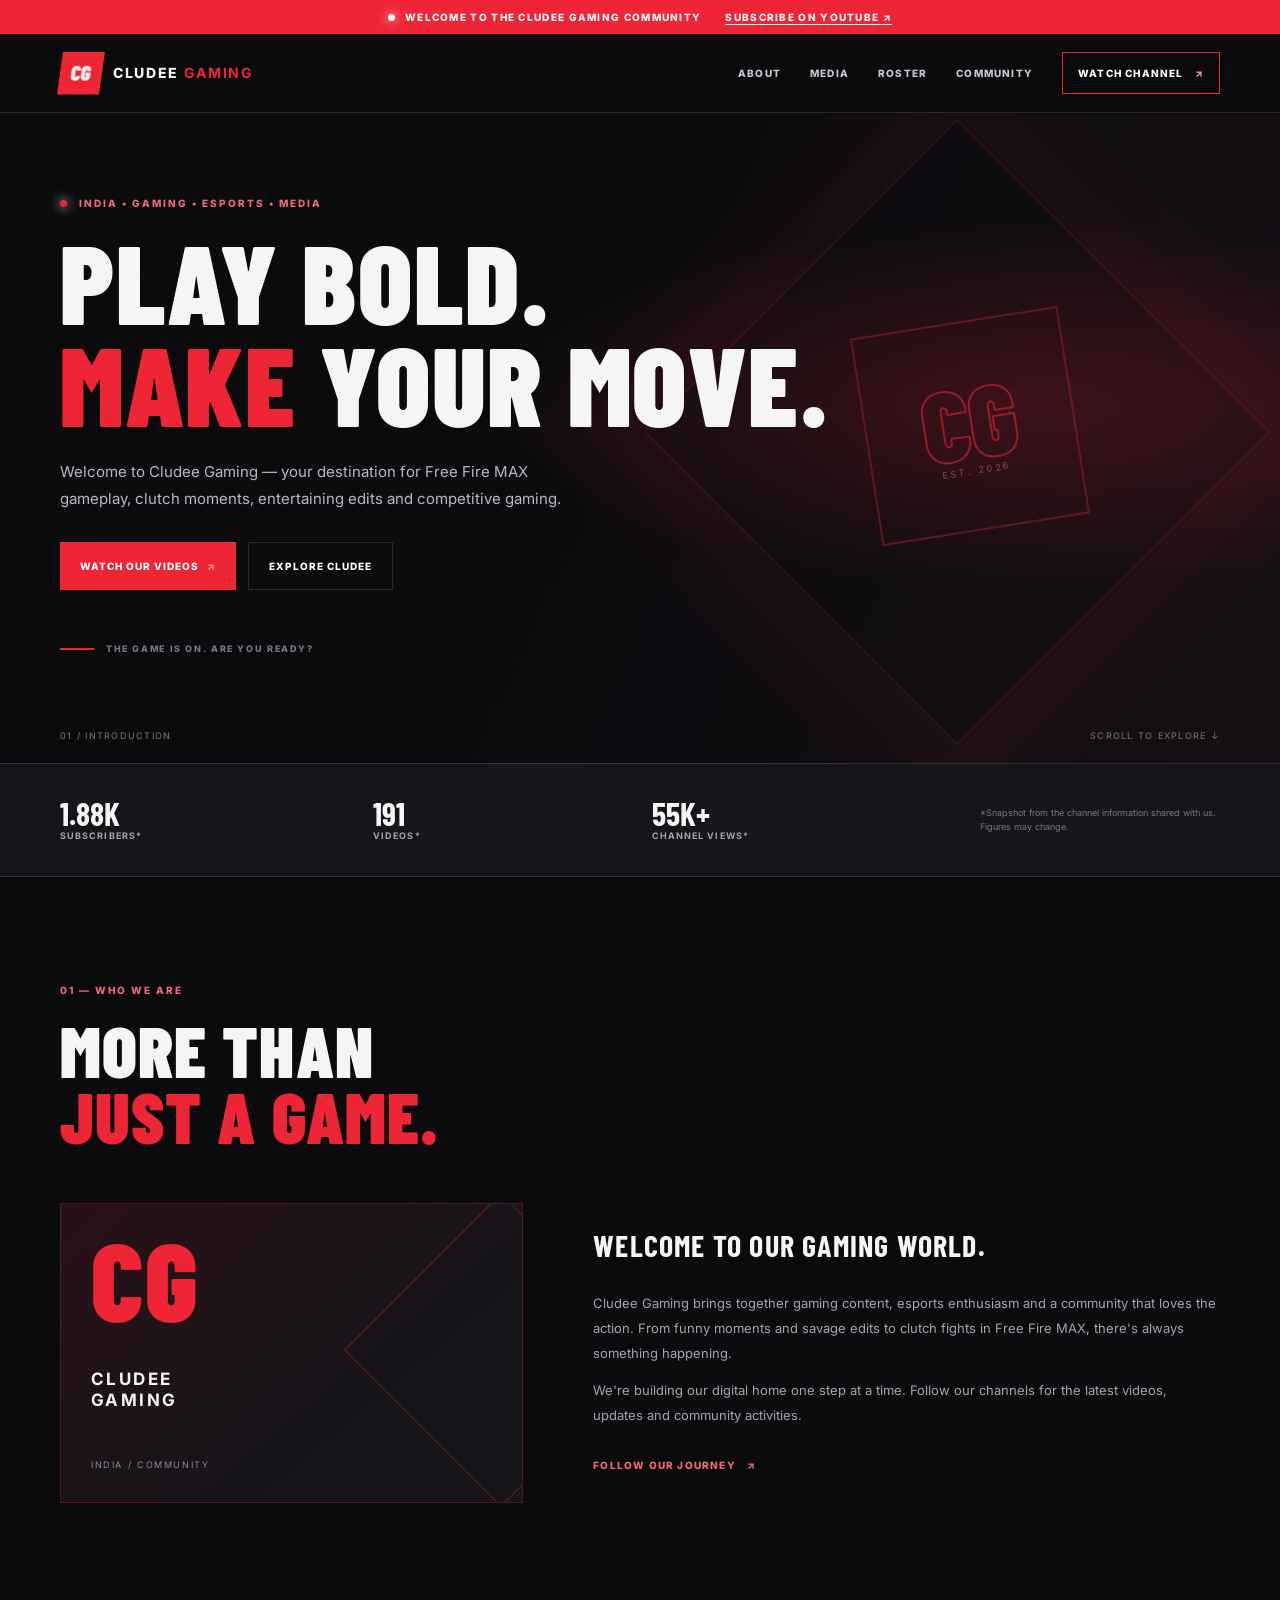
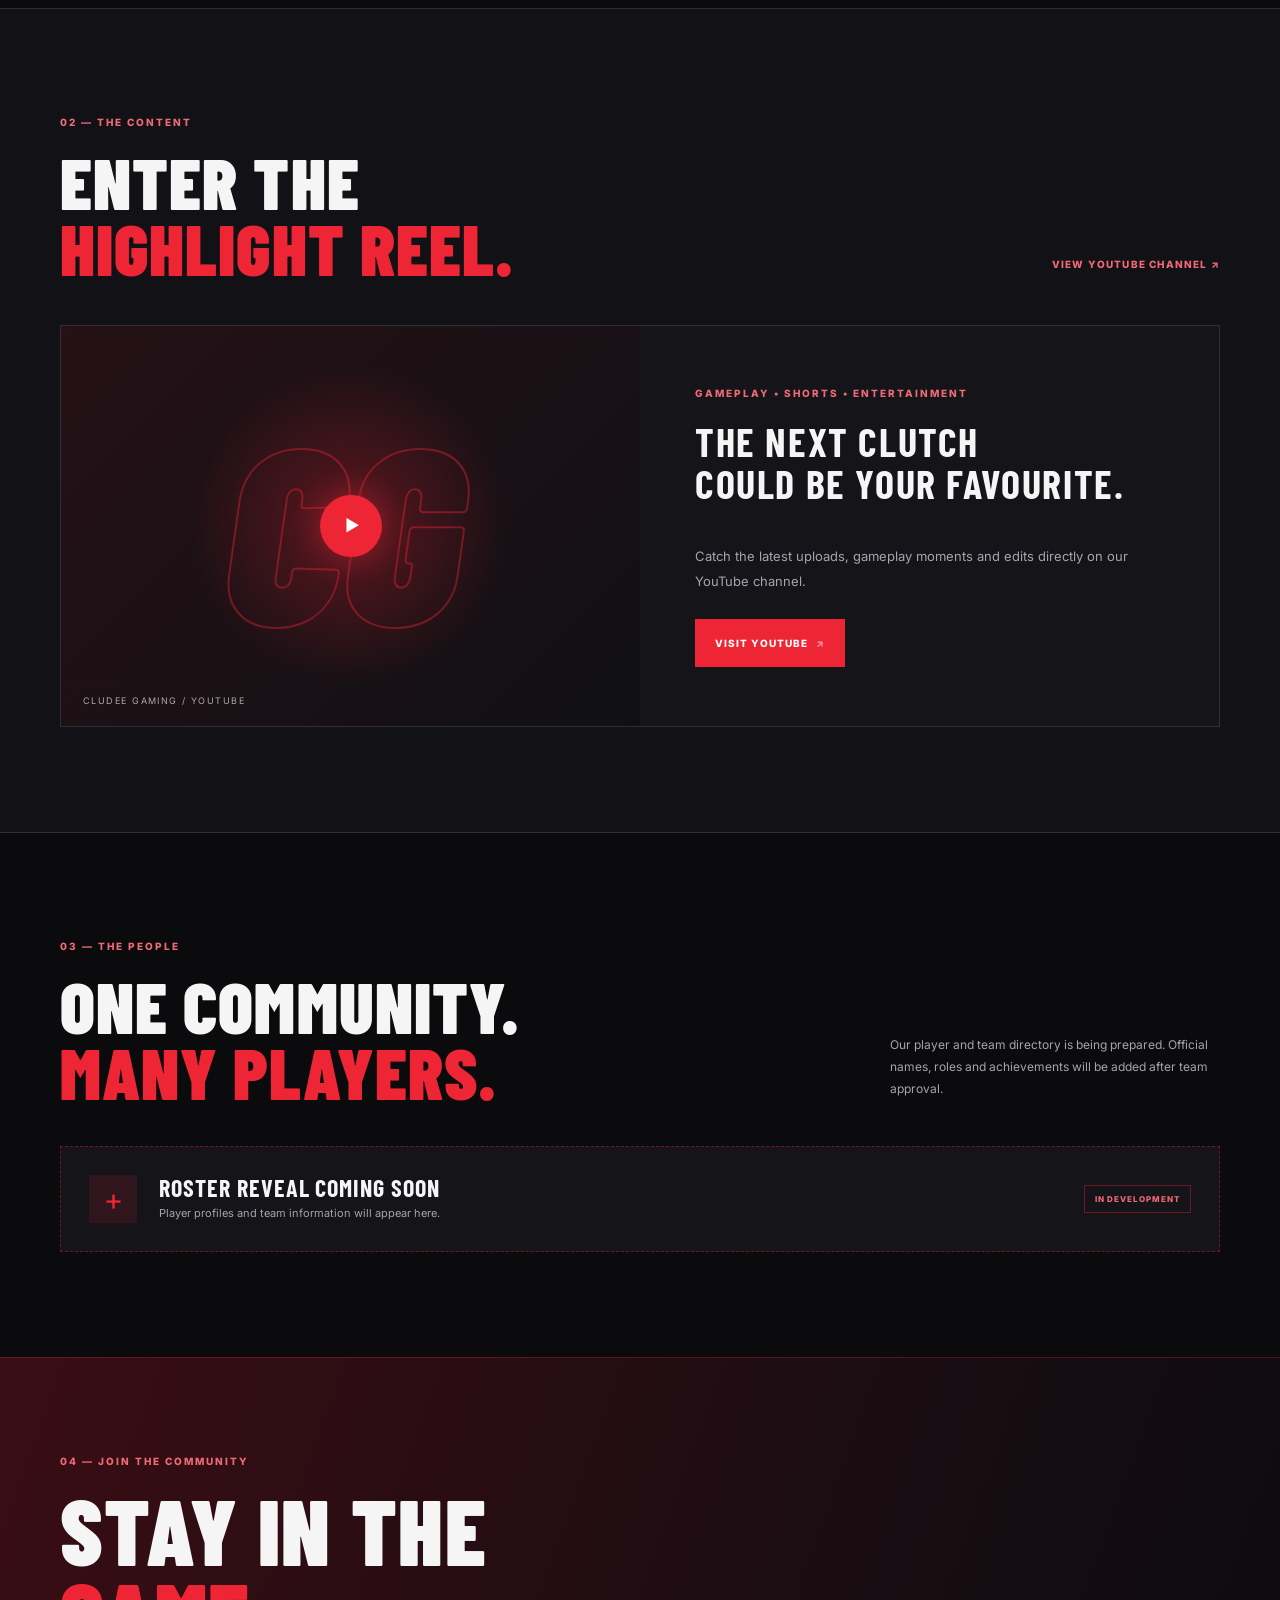
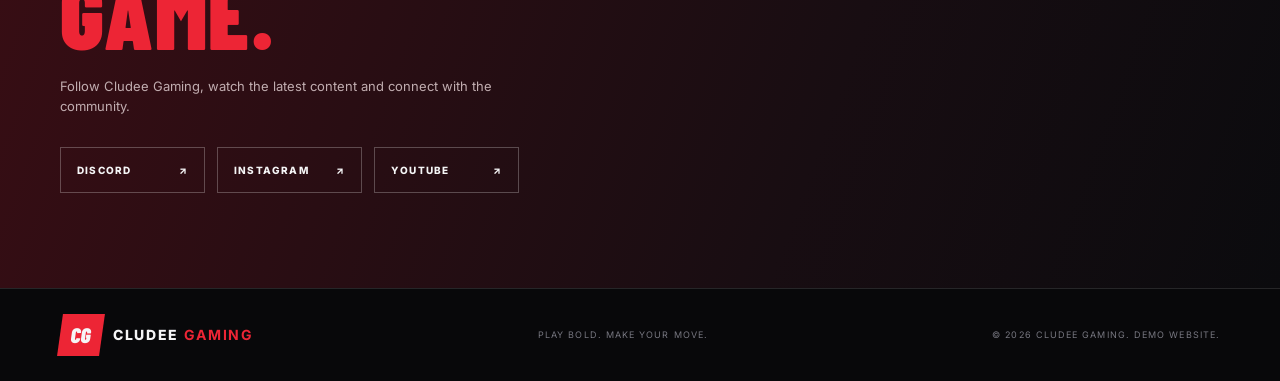
<file: index.html>
<!DOCTYPE html>
<html lang="en">
<head>
  <meta charset="UTF-8">
  <meta name="viewport" content="width=device-width, initial-scale=1.0">
  <meta name="description" content="Cludee Gaming — Free Fire MAX content, esports and community.">
  <meta name="theme-color" content="#0b0b0e">
  <title>Cludee Gaming | Esports & Media</title>
  <link rel="preconnect" href="https://fonts.googleapis.com">
  <link rel="preconnect" href="https://fonts.gstatic.com" crossorigin>
  <link href="https://fonts.googleapis.com/css2?family=Barlow+Condensed:wght@600;700;800;900&family=Inter:wght@400;500;600;700;800&display=swap" rel="stylesheet">
  <link rel="stylesheet" href="style.css">
  <script src="script.js" defer></script>
</head>
<body>
  <div class="announcement">
    <span class="live-dot"></span>
    <span>WELCOME TO THE CLUDEE GAMING COMMUNITY</span>
    <a href="https://www.youtube.com/@botbig2010" target="_blank" rel="noopener noreferrer">SUBSCRIBE ON YOUTUBE ↗</a>
  </div>

  <header class="site-header">
    <nav class="nav container" aria-label="Main navigation">
      <a class="brand" href="#home" aria-label="Cludee Gaming home">
        <span class="brand-mark">CG</span>
        <span class="brand-name">CLUDEE <b>GAMING</b></span>
      </a>
      <button class="menu-toggle" type="button" aria-label="Open navigation" aria-expanded="false" aria-controls="nav-links">
        <span></span><span></span><span></span>
      </button>
      <div class="nav-links" id="nav-links">
        <a href="#about">ABOUT</a>
        <a href="#media">MEDIA</a>
        <a href="#roster">ROSTER</a>
        <a href="#community">COMMUNITY</a>
        <a class="nav-cta" href="https://www.youtube.com/@botbig2010" target="_blank" rel="noopener noreferrer">WATCH CHANNEL <span>↗</span></a>
      </div>
    </nav>
  </header>

  <main>
    <section class="hero" id="home">
      <div class="hero-grid"></div>
      <div class="hero-content container">
        <p class="eyebrow"><span></span> INDIA • GAMING • ESPORTS • MEDIA</p>
        <h1>PLAY BOLD.<br><span>MAKE</span> YOUR MOVE.</h1>
        <p class="hero-copy">Welcome to Cludee Gaming — your destination for Free Fire MAX gameplay, clutch moments, entertaining edits and competitive gaming.</p>
        <div class="hero-actions">
          <a class="button button-primary" href="https://www.youtube.com/@botbig2010" target="_blank" rel="noopener noreferrer">WATCH OUR VIDEOS <span>↗</span></a>
          <a class="button button-outline" href="#about">EXPLORE CLUDEE</a>
        </div>
        <div class="hero-note"><span class="note-line"></span> THE GAME IS ON. ARE YOU READY?</div>
      </div>
      <div class="hero-stamp" aria-hidden="true"><span>CG</span><small>EST. 2026</small></div>
      <div class="hero-bottom container"><span>01 / INTRODUCTION</span><span>SCROLL TO EXPLORE ↓</span></div>
    </section>

    <section class="stats-strip" aria-label="Channel snapshot">
      <div class="container stats">
        <div><strong>1.88K</strong><span>SUBSCRIBERS*</span></div>
        <div><strong>191</strong><span>VIDEOS*</span></div>
        <div><strong>55K+</strong><span>CHANNEL VIEWS*</span></div>
        <p>*Snapshot from the channel information shared with us. Figures may change.</p>
      </div>
    </section>

    <section class="section container" id="about">
      <div class="section-heading">
        <p class="eyebrow">01 — WHO WE ARE</p>
        <h2>MORE THAN<br><span>JUST A GAME.</span></h2>
      </div>
      <div class="about-layout">
        <div class="about-accent"><span>CG</span><b>CLUDEE<br>GAMING</b><small>INDIA / COMMUNITY</small></div>
        <div class="about-copy">
          <h3>WELCOME TO OUR GAMING WORLD.</h3>
          <p>Cludee Gaming brings together gaming content, esports enthusiasm and a community that loves the action. From funny moments and savage edits to clutch fights in Free Fire MAX, there's always something happening.</p>
          <p>We're building our digital home one step at a time. Follow our channels for the latest videos, updates and community activities.</p>
          <a class="text-link" href="https://www.instagram.com/cludee_gaming/" target="_blank" rel="noopener noreferrer">FOLLOW OUR JOURNEY <span>↗</span></a>
        </div>
      </div>
    </section>

    <section class="section media-section" id="media">
      <div class="container">
        <div class="section-heading heading-row">
          <div><p class="eyebrow">02 — THE CONTENT</p><h2>ENTER THE<br><span>HIGHLIGHT REEL.</span></h2></div>
          <a class="text-link" href="https://www.youtube.com/@botbig2010" target="_blank" rel="noopener noreferrer">VIEW YOUTUBE CHANNEL ↗</a>
        </div>
        <div class="media-card">
          <div class="media-art"><div class="play-symbol">▶</div><span class="media-label">CLUDEE GAMING / YOUTUBE</span></div>
          <div class="media-info">
            <p class="eyebrow">GAMEPLAY • SHORTS • ENTERTAINMENT</p>
            <h3>THE NEXT CLUTCH<br>COULD BE YOUR FAVOURITE.</h3>
            <p>Catch the latest uploads, gameplay moments and edits directly on our YouTube channel.</p>
            <a class="button button-primary" href="https://www.youtube.com/@botbig2010" target="_blank" rel="noopener noreferrer">VISIT YOUTUBE <span>↗</span></a>
          </div>
        </div>
      </div>
    </section>

    <section class="section container" id="roster">
      <div class="section-heading heading-row">
        <div><p class="eyebrow">03 — THE PEOPLE</p><h2>ONE COMMUNITY.<br><span>MANY PLAYERS.</span></h2></div>
        <p class="section-side-copy">Our player and team directory is being prepared. Official names, roles and achievements will be added after team approval.</p>
      </div>
      <div class="roster-placeholder">
        <div class="roster-icon">+</div>
        <div><h3>ROSTER REVEAL COMING SOON</h3><p>Player profiles and team information will appear here.</p></div>
        <span class="status-tag">IN DEVELOPMENT</span>
      </div>
    </section>

    <section class="community-section" id="community">
      <div class="container community-inner">
        <p class="eyebrow">04 — JOIN THE COMMUNITY</p>
        <h2>STAY IN THE<br><span>GAME.</span></h2>
        <p>Follow Cludee Gaming, watch the latest content and connect with the community.</p>
        <div class="community-links">
          <a href="https://discord.gg/ezpacgKA" target="_blank" rel="noopener noreferrer">DISCORD <span>↗</span></a>
          <a href="https://www.instagram.com/cludee_gaming/" target="_blank" rel="noopener noreferrer">INSTAGRAM <span>↗</span></a>
          <a href="https://www.youtube.com/@botbig2010" target="_blank" rel="noopener noreferrer">YOUTUBE <span>↗</span></a>
        </div>
      </div>
    </section>
  </main>

  <footer class="footer">
    <div class="container footer-inner">
      <a class="brand" href="#home"><span class="brand-mark">CG</span><span class="brand-name">CLUDEE <b>GAMING</b></span></a>
      <p>PLAY BOLD. MAKE YOUR MOVE.</p>
      <span>© <span id="year"></span> CLUDEE GAMING. DEMO WEBSITE.</span>
    </div>
  </footer>
</body>
</html>
</file>
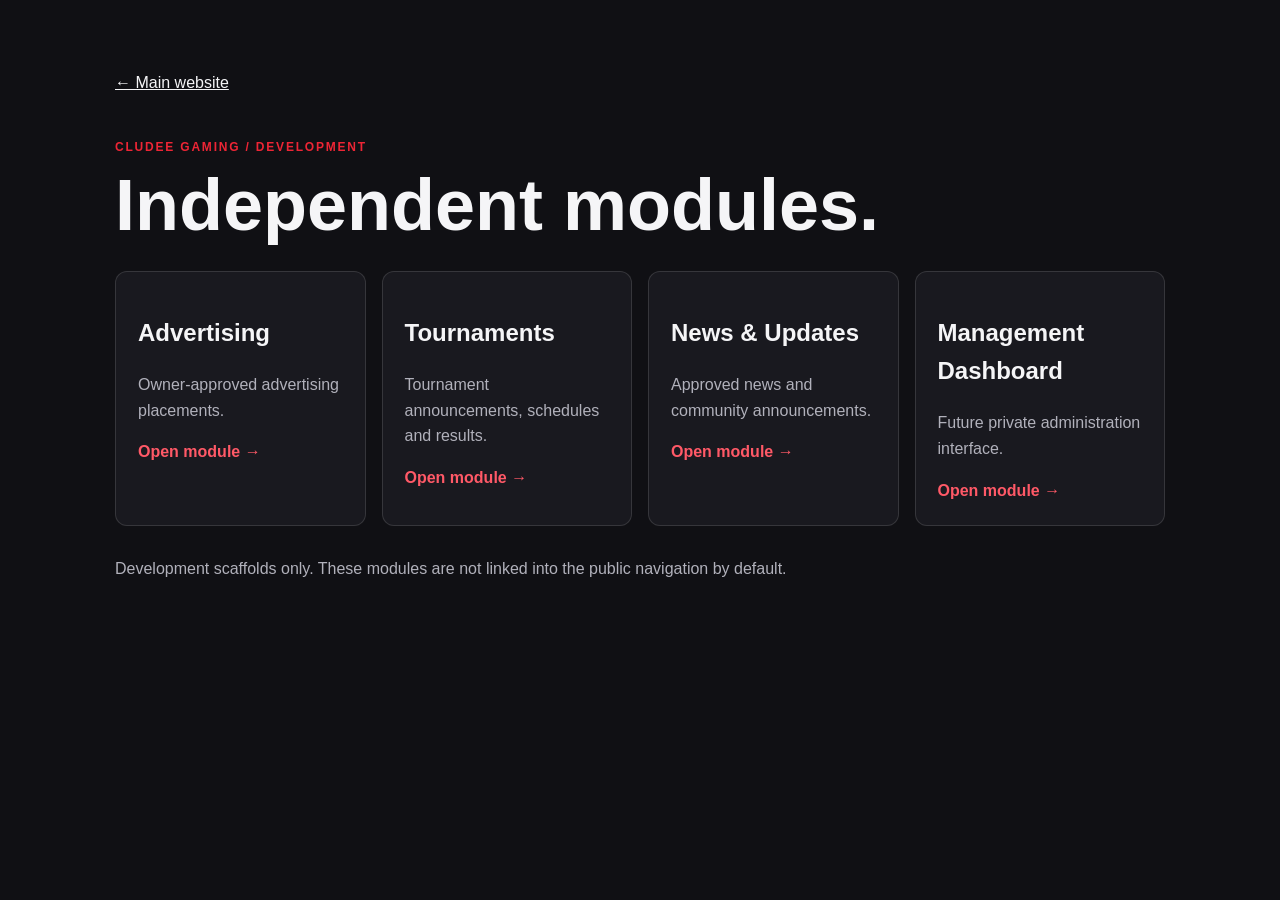
<file: modules/index.html>
<!DOCTYPE html>
<html lang="en">
<head>
  <meta charset="UTF-8">
  <meta name="viewport" content="width=device-width, initial-scale=1.0">
  <title>Website Modules | Cludee Gaming</title>
  <style>
    :root{color-scheme:dark;--bg:#101014;--panel:#19191f;--text:#f5f5f7;--muted:#b1b1bb;--red:#ed2535}
    *{box-sizing:border-box}body{margin:0;background:var(--bg);color:var(--text);font:16px/1.6 Inter,Arial,sans-serif}
    main{width:min(1050px,calc(100% - 40px));margin:70px auto}a{color:inherit}
    .eyebrow{color:var(--red);font-size:12px;font-weight:800;letter-spacing:.15em}
    h1{font-size:clamp(2.5rem,7vw,4.5rem);line-height:1;margin:10px 0 30px}
    .grid{display:grid;grid-template-columns:repeat(auto-fit,minmax(220px,1fr));gap:16px}
    article{padding:22px;background:var(--panel);border:1px solid #ffffff20;border-radius:12px}
    article p{color:var(--muted)}article a{font-weight:800;text-decoration:none;color:#ff5967}
    .back{display:inline-block;margin-bottom:30px}
  </style>
</head>
<body><main>
  <a class="back" href="../index.html">← Main website</a>
  <p class="eyebrow">CLUDEE GAMING / DEVELOPMENT</p>
  <h1>Independent modules.</h1>
  <div class="grid">
    <article><h2>Advertising</h2><p>Owner-approved advertising placements.</p><a href="advertising/index.html">Open module →</a></article>
    <article><h2>Tournaments</h2><p>Tournament announcements, schedules and results.</p><a href="tournaments/index.html">Open module →</a></article>
    <article><h2>News & Updates</h2><p>Approved news and community announcements.</p><a href="news/index.html">Open module →</a></article>
    <article><h2>Management Dashboard</h2><p>Future private administration interface.</p><a href="dashboard/index.html">Open module →</a></article>
  </div>
  <p style="color:#b1b1bb;margin-top:30px">Development scaffolds only. These modules are not linked into the public navigation by default.</p>
</main></body></html>
</file>
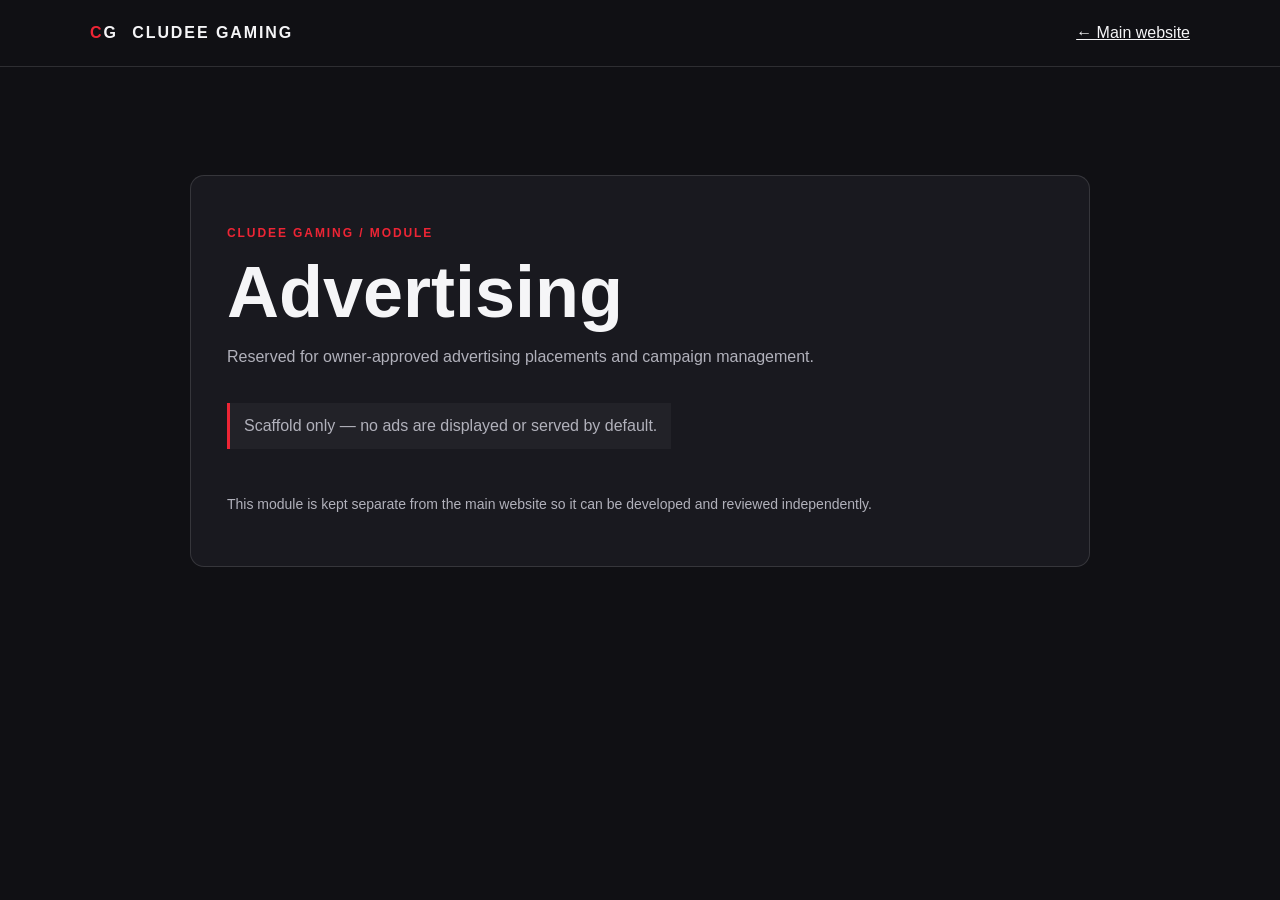
<file: modules/advertising/index.html>
<!DOCTYPE html>
<html lang="en">
<head>
  <meta charset="UTF-8">
  <meta name="viewport" content="width=device-width, initial-scale=1.0">
  <meta name="description" content="Reserved for owner-approved advertising placements and campaign management.">
  <title>Advertising | Cludee Gaming</title>
  <link rel="stylesheet" href="style.css">
  <script src="script.js" defer></script>
</head>
<body>
  <header class="module-header">
    <a href="../../index.html" class="brand">CG <span>CLUDEE GAMING</span></a>
    <a href="../../index.html">← Main website</a>
  </header>
  <main class="module-shell">
    <p class="eyebrow">CLUDEE GAMING / MODULE</p>
    <h1>Advertising</h1>
    <p>Reserved for owner-approved advertising placements and campaign management.</p>
    <p class="status">Scaffold only — no ads are displayed or served by default.</p>
    <p class="note">This module is kept separate from the main website so it can be developed and reviewed independently.</p>
  </main>
</body>
</html>
</file>
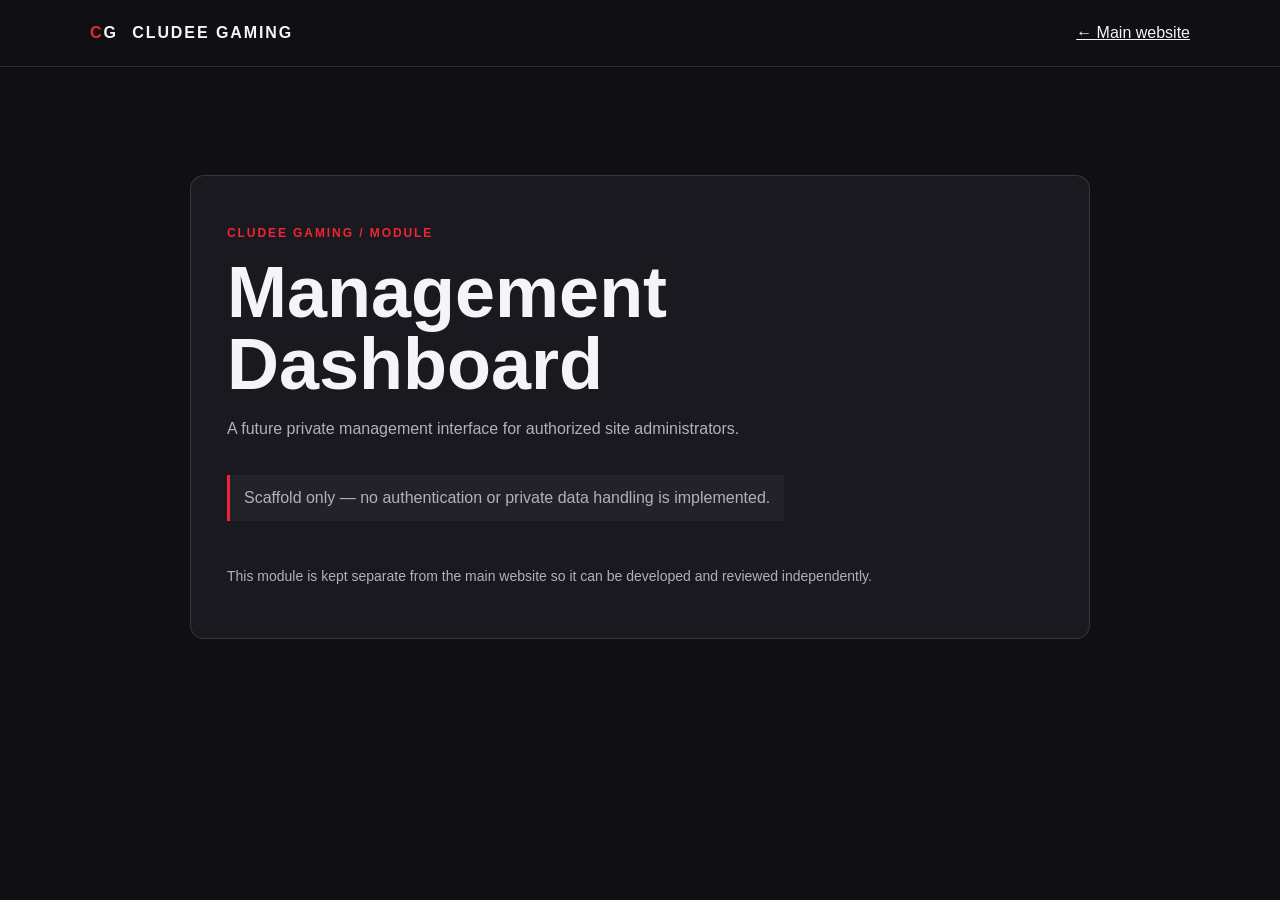
<file: modules/dashboard/index.html>
<!DOCTYPE html>
<html lang="en">
<head>
  <meta charset="UTF-8">
  <meta name="viewport" content="width=device-width, initial-scale=1.0">
  <meta name="description" content="A future private management interface for authorized site administrators.">
  <title>Management Dashboard | Cludee Gaming</title>
  <link rel="stylesheet" href="style.css">
  <script src="script.js" defer></script>
</head>
<body>
  <header class="module-header">
    <a href="../../index.html" class="brand">CG <span>CLUDEE GAMING</span></a>
    <a href="../../index.html">← Main website</a>
  </header>
  <main class="module-shell">
    <p class="eyebrow">CLUDEE GAMING / MODULE</p>
    <h1>Management Dashboard</h1>
    <p>A future private management interface for authorized site administrators.</p>
    <p class="status">Scaffold only — no authentication or private data handling is implemented.</p>
    <p class="note">This module is kept separate from the main website so it can be developed and reviewed independently.</p>
  </main>
</body>
</html>
</file>
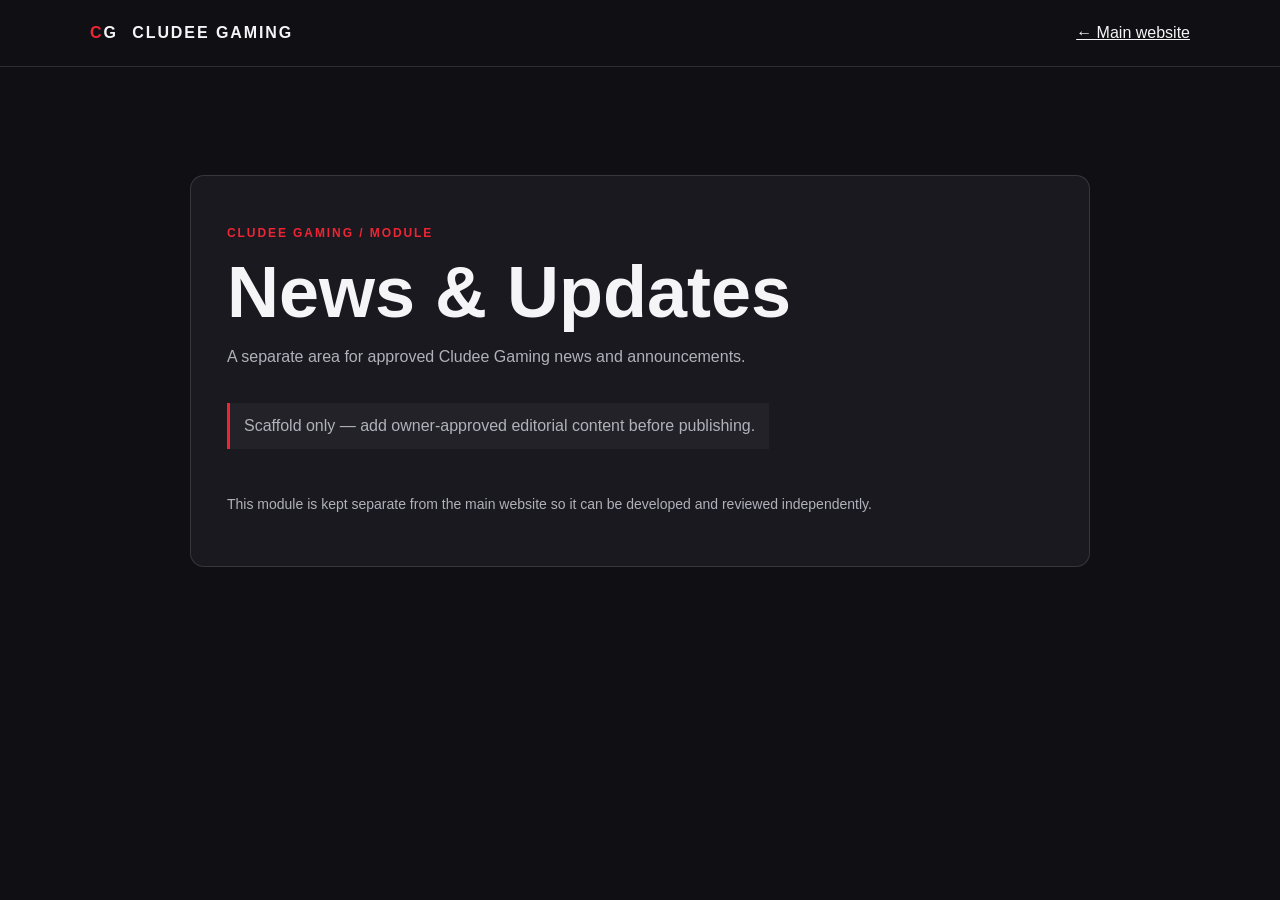
<file: modules/news/index.html>
<!DOCTYPE html>
<html lang="en">
<head>
  <meta charset="UTF-8">
  <meta name="viewport" content="width=device-width, initial-scale=1.0">
  <meta name="description" content="A separate area for approved Cludee Gaming news and announcements.">
  <title>News & Updates | Cludee Gaming</title>
  <link rel="stylesheet" href="style.css">
  <script src="script.js" defer></script>
</head>
<body>
  <header class="module-header">
    <a href="../../index.html" class="brand">CG <span>CLUDEE GAMING</span></a>
    <a href="../../index.html">← Main website</a>
  </header>
  <main class="module-shell">
    <p class="eyebrow">CLUDEE GAMING / MODULE</p>
    <h1>News & Updates</h1>
    <p>A separate area for approved Cludee Gaming news and announcements.</p>
    <p class="status">Scaffold only — add owner-approved editorial content before publishing.</p>
    <p class="note">This module is kept separate from the main website so it can be developed and reviewed independently.</p>
  </main>
</body>
</html>
</file>
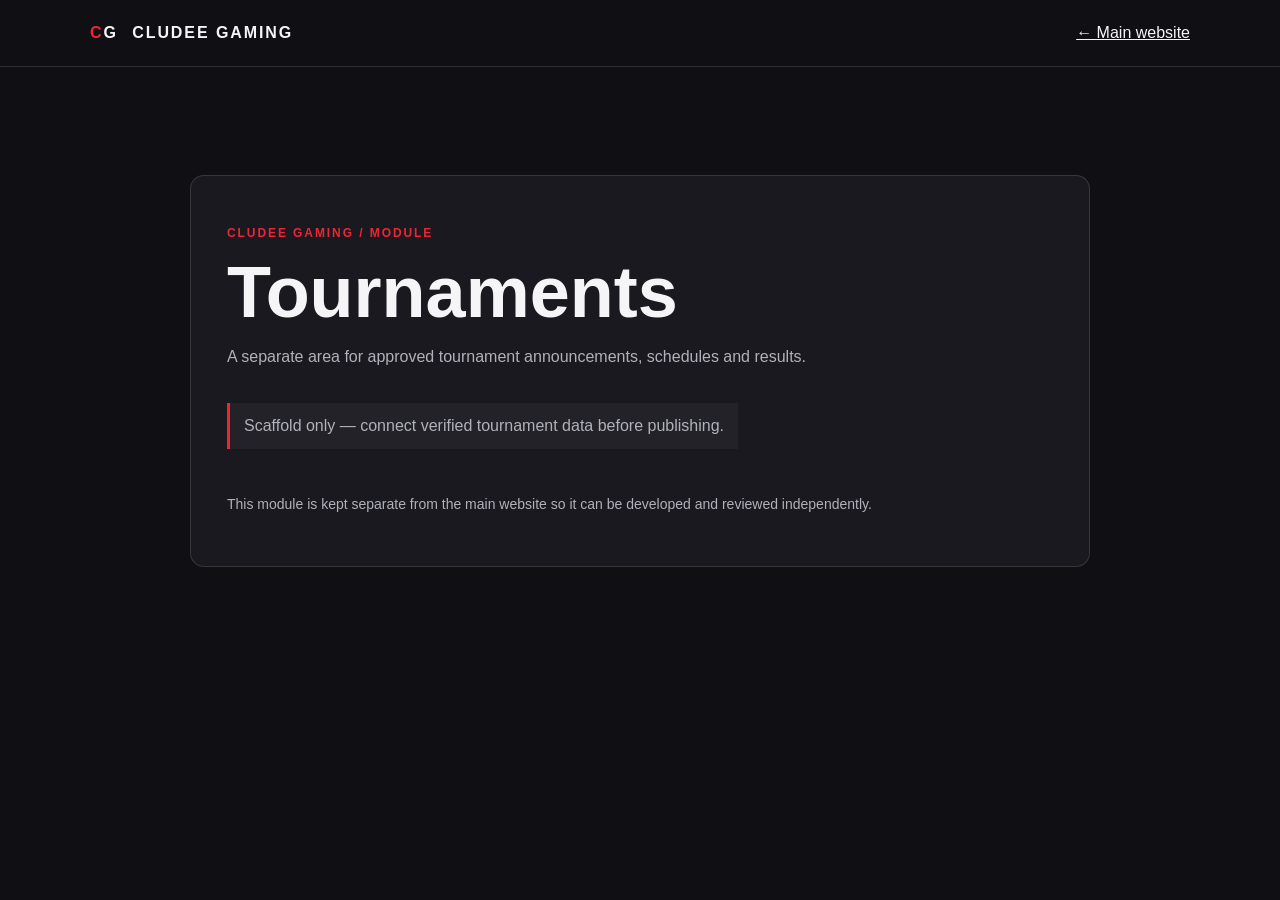
<file: modules/tournaments/index.html>
<!DOCTYPE html>
<html lang="en">
<head>
  <meta charset="UTF-8">
  <meta name="viewport" content="width=device-width, initial-scale=1.0">
  <meta name="description" content="A separate area for approved tournament announcements, schedules and results.">
  <title>Tournaments | Cludee Gaming</title>
  <link rel="stylesheet" href="style.css">
  <script src="script.js" defer></script>
</head>
<body>
  <header class="module-header">
    <a href="../../index.html" class="brand">CG <span>CLUDEE GAMING</span></a>
    <a href="../../index.html">← Main website</a>
  </header>
  <main class="module-shell">
    <p class="eyebrow">CLUDEE GAMING / MODULE</p>
    <h1>Tournaments</h1>
    <p>A separate area for approved tournament announcements, schedules and results.</p>
    <p class="status">Scaffold only — connect verified tournament data before publishing.</p>
    <p class="note">This module is kept separate from the main website so it can be developed and reviewed independently.</p>
  </main>
</body>
</html>
</file>
<file: style.css>
/* Cludee Gaming — starter stylesheet */
:root {
  --bg: #0b0b0e;
  --panel: #141419;
  --panel-2: #1b1b22;
  --text: #f5f5f6;
  --muted: #a4a4ad;
  --red: #ed2535;
  --red-dark: #a80e1d;
  --line: rgba(255,255,255,.12);
  --max: 1160px;
}
* { box-sizing: border-box; }
html { scroll-behavior: smooth; scroll-padding-top: 90px; }
body { margin: 0; background: var(--bg); color: var(--text); font-family: Inter, Arial, sans-serif; line-height: 1.6; }
a { color: inherit; text-decoration: none; }
.container { width: min(var(--max), calc(100% - 48px)); margin-inline: auto; }
.announcement { min-height: 34px; padding: 7px 24px; display: flex; align-items: center; justify-content: center; gap: 10px; background: var(--red); color: white; font-size: 10px; font-weight: 800; letter-spacing: .13em; }
.announcement a { margin-left: 14px; text-decoration: underline; text-underline-offset: 3px; }
.live-dot, .eyebrow span { width: 7px; height: 7px; border-radius: 50%; background: white; display: inline-block; box-shadow: 0 0 12px white; }
.site-header { position: sticky; top: 0; z-index: 20; background: rgba(11,11,14,.94); backdrop-filter: blur(14px); border-bottom: 1px solid var(--line); }
.nav { min-height: 78px; display: flex; align-items: center; justify-content: space-between; gap: 24px; }
.brand { display: inline-flex; align-items: center; gap: 11px; flex-shrink: 0; }
.brand-mark { width: 42px; height: 42px; display: grid; place-items: center; background: var(--red); font-family: "Barlow Condensed", sans-serif; font-size: 21px; font-weight: 900; transform: skew(-8deg); }
.brand-name { font-size: 14px; font-weight: 800; letter-spacing: .12em; }
.brand-name b { color: var(--red); }
.nav-links { display: flex; align-items: center; gap: 29px; }
.nav-links > a { font-size: 10px; font-weight: 800; letter-spacing: .12em; color: #c8c8ce; transition: color .2s; }
.nav-links > a:hover, .text-link:hover { color: white; }
.nav-links .nav-cta { padding: 12px 15px; border: 1px solid var(--red); color: white; }
.nav-cta span, .button span { color: #ff9aa3; margin-left: 8px; }
.menu-toggle { display: none; background: none; border: 0; padding: 8px; }
.menu-toggle span { display: block; width: 24px; height: 2px; margin: 5px; background: white; }
.hero { min-height: 650px; position: relative; overflow: hidden; display: flex; align-items: center; background: radial-gradient(ellipse at 80% 45%, rgba(237,37,53,.2), transparent 36%), linear-gradient(115deg,#0b0b0e 45%,#171015); }
.hero::after { content: ""; position: absolute; width: 440px; height: 440px; right: 8%; top: 15%; border: 1px solid rgba(237,37,53,.24); transform: rotate(45deg); box-shadow: 0 0 0 45px rgba(237,37,53,.025), 0 0 0 90px rgba(237,37,53,.02); }
.hero-grid { position: absolute; inset: 0; opacity: .17; background-image: linear-gradient(rgba(255,255,255,.06) 1px,transparent 1px),linear-gradient(90deg,rgba(255,255,255,.06) 1px,transparent 1px); background-size: 55px 55px; mask-image: linear-gradient(90deg,black,transparent 80%); }
.hero-content { position: relative; z-index: 2; padding-top: 80px; padding-bottom: 105px; }
.eyebrow { margin: 0 0 19px; color: #f06a75; font-size: 10px; font-weight: 800; letter-spacing: .2em; }
.eyebrow span { background: var(--red); margin-right: 8px; }
h1, h2, h3, p { margin-top: 0; }
h1, h2, .about-accent > span { font-family: "Barlow Condensed", Impact, sans-serif; font-weight: 900; letter-spacing: .015em; line-height: .91; }
h1 { margin-bottom: 24px; font-size: clamp(64px, 9vw, 112px); }
h1 span, h2 span { color: var(--red); }
.hero-copy { max-width: 520px; color: #b9b9c1; font-size: 15px; line-height: 1.8; }
.hero-actions { display: flex; flex-wrap: wrap; gap: 12px; margin-top: 30px; }
.button { min-height: 48px; padding: 0 20px; display: inline-flex; align-items: center; justify-content: center; font-size: 10px; font-weight: 800; letter-spacing: .1em; transition: transform .2s, background .2s; }
.button:hover { transform: translateY(-2px); }
.button-primary { background: var(--red); color: white; }
.button-primary:hover { background: #ff3949; }
.button-outline { border: 1px solid var(--line); color: white; }
.hero-note { margin-top: 52px; color: #777780; font-size: 9px; font-weight: 800; letter-spacing: .18em; display: flex; align-items: center; gap: 12px; }
.note-line { width: 34px; height: 2px; background: var(--red); }
.hero-stamp { position: absolute; z-index: 1; right: 16%; top: 32%; width: 210px; height: 210px; border: 2px solid rgba(237,37,53,.55); display: grid; place-content: center; text-align: center; transform: rotate(-9deg); opacity: .55; }
.hero-stamp span { font-family: "Barlow Condensed"; font-size: 100px; font-weight: 900; line-height: .9; color: transparent; -webkit-text-stroke: 2px var(--red); }
.hero-stamp small { color: #f06a75; font-size: 9px; letter-spacing: .3em; }
.hero-bottom { position: absolute; z-index: 3; bottom: 20px; left: 0; right: 0; display: flex; justify-content: space-between; color: #777780; font-size: 9px; letter-spacing: .14em; }
.stats-strip { background: #15151a; border-block: 1px solid var(--line); }
.stats { min-height: 112px; display: flex; align-items: center; justify-content: space-between; gap: 25px; }
.stats div { display: grid; gap: 0; }
.stats strong { font-family: "Barlow Condensed"; font-size: 32px; line-height: 1; }
.stats div span { color: var(--muted); font-size: 9px; font-weight: 700; letter-spacing: .12em; }
.stats p { max-width: 240px; margin: 0; color: #777780; font-size: 9px; }
.section { padding-top: 105px; padding-bottom: 105px; }
.section-heading h2, .community-inner h2 { margin: 0; font-size: clamp(48px, 6vw, 72px); }
.about-layout { margin-top: 55px; display: grid; grid-template-columns: .85fr 1.15fr; gap: 70px; align-items: center; }
.about-accent { min-height: 300px; padding: 30px; display: flex; flex-direction: column; justify-content: space-between; background: linear-gradient(140deg,#281116,#15151a 70%); border: 1px solid rgba(237,37,53,.25); position: relative; overflow: hidden; }
.about-accent::after { content: ""; position: absolute; width: 220px; height: 220px; right: -90px; top: 35px; border: 1px solid rgba(237,37,53,.4); transform: rotate(45deg); }
.about-accent > span { color: var(--red); font-size: 110px; line-height: .8; }
.about-accent b { font-size: 17px; letter-spacing: .14em; line-height: 1.2; }
.about-accent small { color: #888891; font-size: 9px; letter-spacing: .18em; }
.about-copy h3, .media-info h3, .roster-placeholder h3 { font-family: "Barlow Condensed"; font-size: 30px; line-height: 1.05; letter-spacing: .04em; }
.about-copy p, .media-info p:not(.eyebrow) { color: var(--muted); font-size: 13px; line-height: 1.9; }
.text-link { display: inline-block; margin-top: 16px; color: #f06a75; font-size: 10px; font-weight: 800; letter-spacing: .12em; }
.text-link span { margin-left: 8px; }
.media-section { background: #121216; border-block: 1px solid var(--line); }
.heading-row { display: flex; justify-content: space-between; align-items: end; gap: 30px; }
.heading-row > .text-link { margin-bottom: 8px; }
.media-card { margin-top: 45px; display: grid; grid-template-columns: 1fr 1fr; background: var(--panel); border: 1px solid var(--line); }
.media-art { min-height: 330px; display: grid; place-items: center; position: relative; overflow: hidden; background: radial-gradient(circle at center,rgba(237,37,53,.32),transparent 45%),linear-gradient(135deg,#251116,#101014); }
.media-art::before { content: "CG"; font-family: "Barlow Condensed"; font-size: clamp(150px,22vw,250px); font-weight: 900; color: transparent; -webkit-text-stroke: 2px rgba(237,37,53,.4); transform: skew(-8deg); }
.play-symbol { position: absolute; z-index: 1; width: 62px; height: 62px; display: grid; place-items: center; padding-left: 4px; border-radius: 50%; background: var(--red); color: white; box-shadow: 0 0 35px rgba(237,37,53,.5); }
.media-label { position: absolute; left: 22px; bottom: 18px; color: #aaa; font-size: 9px; letter-spacing: .16em; }
.media-info { padding: clamp(25px,5vw,55px); align-self: center; }
.media-info h3 { font-size: 40px; }
.media-info .button { margin-top: 12px; }
.section-side-copy { max-width: 330px; margin: 0 0 5px; color: var(--muted); font-size: 12px; line-height: 1.8; }
.roster-placeholder { margin-top: 42px; padding: 28px; display: flex; align-items: center; gap: 22px; background: var(--panel); border: 1px dashed rgba(237,37,53,.4); }
.roster-icon { width: 48px; height: 48px; flex-shrink: 0; display: grid; place-items: center; background: rgba(237,37,53,.13); color: var(--red); font-size: 30px; }
.roster-placeholder h3 { margin-bottom: 5px; font-size: 24px; }
.roster-placeholder p { margin: 0; color: var(--muted); font-size: 11px; }
.status-tag { margin-left: auto; padding: 7px 10px; border: 1px solid rgba(237,37,53,.4); color: #f06a75; font-size: 8px; font-weight: 800; letter-spacing: .12em; white-space: nowrap; }
.community-section { padding: 95px 0; background: linear-gradient(110deg,#3a0d14,#180d12 65%,#0b0b0e); border-top: 1px solid rgba(237,37,53,.3); }
.community-inner h2 { font-size: clamp(60px,8vw,92px); }
.community-inner > p:not(.eyebrow) { max-width: 450px; margin-top: 20px; color: #c1adb0; font-size: 13px; }
.community-links { display: flex; flex-wrap: wrap; gap: 12px; margin-top: 30px; }
.community-links a { min-width: 145px; padding: 14px 16px; border: 1px solid rgba(255,255,255,.25); font-size: 10px; font-weight: 800; letter-spacing: .12em; }
.community-links a:hover { background: var(--red); border-color: var(--red); }
.community-links span { float: right; }
.footer { padding: 25px 0; background: #08080a; border-top: 1px solid var(--line); }
.footer-inner { display: flex; align-items: center; justify-content: space-between; gap: 20px; }
.footer-inner > p, .footer-inner > span { margin: 0; color: #777780; font-size: 9px; letter-spacing: .12em; }
:focus-visible { outline: 2px solid #ff6875; outline-offset: 4px; }
@media (max-width: 820px) {
  .menu-toggle { display: block; cursor: pointer; }
  .nav-links { display: none; position: absolute; top: 78px; left: 0; right: 0; padding: 20px 24px 25px; background: #101014; border-bottom: 1px solid var(--line); flex-direction: column; align-items: stretch; gap: 20px; }
  .nav-links.open { display: flex; }
  .nav-links .nav-cta { text-align: center; }
  .hero { min-height: 610px; }
  .hero-stamp { right: -50px; opacity: .25; }
  .about-layout { gap: 35px; }
  .stats { flex-wrap: wrap; padding-block: 22px; }
  .stats p { max-width: none; width: 100%; }
}
@media (max-width: 600px) {
  .container { width: min(100% - 34px, var(--max)); }
  .announcement { font-size: 8px; flex-wrap: wrap; }
  .announcement a { margin-left: 5px; }
  .nav { min-height: 70px; }
  .nav-links { top: 70px; }
  .brand-name { font-size: 12px; }
  .hero { min-height: 590px; }
  .hero-content { padding-top: 65px; padding-bottom: 100px; }
  h1 { font-size: clamp(58px, 17vw, 82px); }
  .hero-copy { font-size: 13px; }
  .hero-stamp { width: 145px; height: 145px; top: 44%; right: -48px; }
  .hero-stamp span { font-size: 70px; }
  .hero-bottom { font-size: 7px; }
  .stats { display: grid; grid-template-columns: repeat(3,1fr); gap: 15px; }
  .stats strong { font-size: 27px; }
  .stats div span { font-size: 7px; }
  .section { padding-block: 72px; }
  .about-layout, .media-card { grid-template-columns: 1fr; }
  .about-accent { min-height: 220px; }
  .heading-row { align-items: flex-start; flex-direction: column; }
  .heading-row > .text-link { margin-top: 0; }
  .media-art { min-height: 230px; }
  .media-info { padding: 27px; }
  .media-info h3 { font-size: 34px; }
  .roster-placeholder { align-items: flex-start; flex-wrap: wrap; padding: 20px; }
  .status-tag { margin-left: 70px; }
  .community-section { padding: 75px 0; }
  .footer-inner { align-items: flex-start; flex-direction: column; }
}
@media (prefers-reduced-motion: reduce) {
  html { scroll-behavior: auto; }
  *, *::before, *::after { transition-duration: .01ms !important; animation-duration: .01ms !important; }
}
</file>
<file: modules/advertising/style.css>
:root {
  color-scheme: dark;
  --bg: #101014;
  --panel: #19191f;
  --text: #f5f5f7;
  --muted: #b1b1bb;
  --red: #ed2535;
}
* { box-sizing: border-box; }
body {
  margin: 0; min-height: 100vh; background: var(--bg); color: var(--text);
  font: 16px/1.65 Inter, Arial, sans-serif;
}
a { color: inherit; }
.module-header {
  display: flex; justify-content: space-between; align-items: center; gap: 20px;
  padding: 20px max(24px, calc((100% - 1100px) / 2));
  border-bottom: 1px solid #ffffff20;
}
.brand { text-decoration: none; font-weight: 900; letter-spacing: .12em; }
.brand:first-letter { color: var(--red); }
.brand span { margin-left: 8px; }
.module-shell {
  width: min(900px, calc(100% - 40px)); margin: 12vh auto; padding: 36px;
  background: var(--panel); border: 1px solid #ffffff20; border-radius: 14px;
}
.eyebrow { color: var(--red); font-size: 12px; font-weight: 800; letter-spacing: .16em; }
h1 { margin: 8px 0 16px; font-size: clamp(2.4rem, 7vw, 4.5rem); line-height: 1; }
p { color: var(--muted); }
.status { display: inline-block; padding: 10px 14px; border-left: 3px solid var(--red); background: #ffffff0a; }
.note { margin-top: 28px; font-size: 14px; }
</file>
<file: modules/dashboard/style.css>
:root {
  color-scheme: dark;
  --bg: #101014;
  --panel: #19191f;
  --text: #f5f5f7;
  --muted: #b1b1bb;
  --red: #ed2535;
}
* { box-sizing: border-box; }
body {
  margin: 0; min-height: 100vh; background: var(--bg); color: var(--text);
  font: 16px/1.65 Inter, Arial, sans-serif;
}
a { color: inherit; }
.module-header {
  display: flex; justify-content: space-between; align-items: center; gap: 20px;
  padding: 20px max(24px, calc((100% - 1100px) / 2));
  border-bottom: 1px solid #ffffff20;
}
.brand { text-decoration: none; font-weight: 900; letter-spacing: .12em; }
.brand:first-letter { color: var(--red); }
.brand span { margin-left: 8px; }
.module-shell {
  width: min(900px, calc(100% - 40px)); margin: 12vh auto; padding: 36px;
  background: var(--panel); border: 1px solid #ffffff20; border-radius: 14px;
}
.eyebrow { color: var(--red); font-size: 12px; font-weight: 800; letter-spacing: .16em; }
h1 { margin: 8px 0 16px; font-size: clamp(2.4rem, 7vw, 4.5rem); line-height: 1; }
p { color: var(--muted); }
.status { display: inline-block; padding: 10px 14px; border-left: 3px solid var(--red); background: #ffffff0a; }
.note { margin-top: 28px; font-size: 14px; }
</file>
<file: modules/news/style.css>
:root {
  color-scheme: dark;
  --bg: #101014;
  --panel: #19191f;
  --text: #f5f5f7;
  --muted: #b1b1bb;
  --red: #ed2535;
}
* { box-sizing: border-box; }
body {
  margin: 0; min-height: 100vh; background: var(--bg); color: var(--text);
  font: 16px/1.65 Inter, Arial, sans-serif;
}
a { color: inherit; }
.module-header {
  display: flex; justify-content: space-between; align-items: center; gap: 20px;
  padding: 20px max(24px, calc((100% - 1100px) / 2));
  border-bottom: 1px solid #ffffff20;
}
.brand { text-decoration: none; font-weight: 900; letter-spacing: .12em; }
.brand:first-letter { color: var(--red); }
.brand span { margin-left: 8px; }
.module-shell {
  width: min(900px, calc(100% - 40px)); margin: 12vh auto; padding: 36px;
  background: var(--panel); border: 1px solid #ffffff20; border-radius: 14px;
}
.eyebrow { color: var(--red); font-size: 12px; font-weight: 800; letter-spacing: .16em; }
h1 { margin: 8px 0 16px; font-size: clamp(2.4rem, 7vw, 4.5rem); line-height: 1; }
p { color: var(--muted); }
.status { display: inline-block; padding: 10px 14px; border-left: 3px solid var(--red); background: #ffffff0a; }
.note { margin-top: 28px; font-size: 14px; }
</file>
<file: modules/tournaments/style.css>
:root {
  color-scheme: dark;
  --bg: #101014;
  --panel: #19191f;
  --text: #f5f5f7;
  --muted: #b1b1bb;
  --red: #ed2535;
}
* { box-sizing: border-box; }
body {
  margin: 0; min-height: 100vh; background: var(--bg); color: var(--text);
  font: 16px/1.65 Inter, Arial, sans-serif;
}
a { color: inherit; }
.module-header {
  display: flex; justify-content: space-between; align-items: center; gap: 20px;
  padding: 20px max(24px, calc((100% - 1100px) / 2));
  border-bottom: 1px solid #ffffff20;
}
.brand { text-decoration: none; font-weight: 900; letter-spacing: .12em; }
.brand:first-letter { color: var(--red); }
.brand span { margin-left: 8px; }
.module-shell {
  width: min(900px, calc(100% - 40px)); margin: 12vh auto; padding: 36px;
  background: var(--panel); border: 1px solid #ffffff20; border-radius: 14px;
}
.eyebrow { color: var(--red); font-size: 12px; font-weight: 800; letter-spacing: .16em; }
h1 { margin: 8px 0 16px; font-size: clamp(2.4rem, 7vw, 4.5rem); line-height: 1; }
p { color: var(--muted); }
.status { display: inline-block; padding: 10px 14px; border-left: 3px solid var(--red); background: #ffffff0a; }
.note { margin-top: 28px; font-size: 14px; }
</file>
